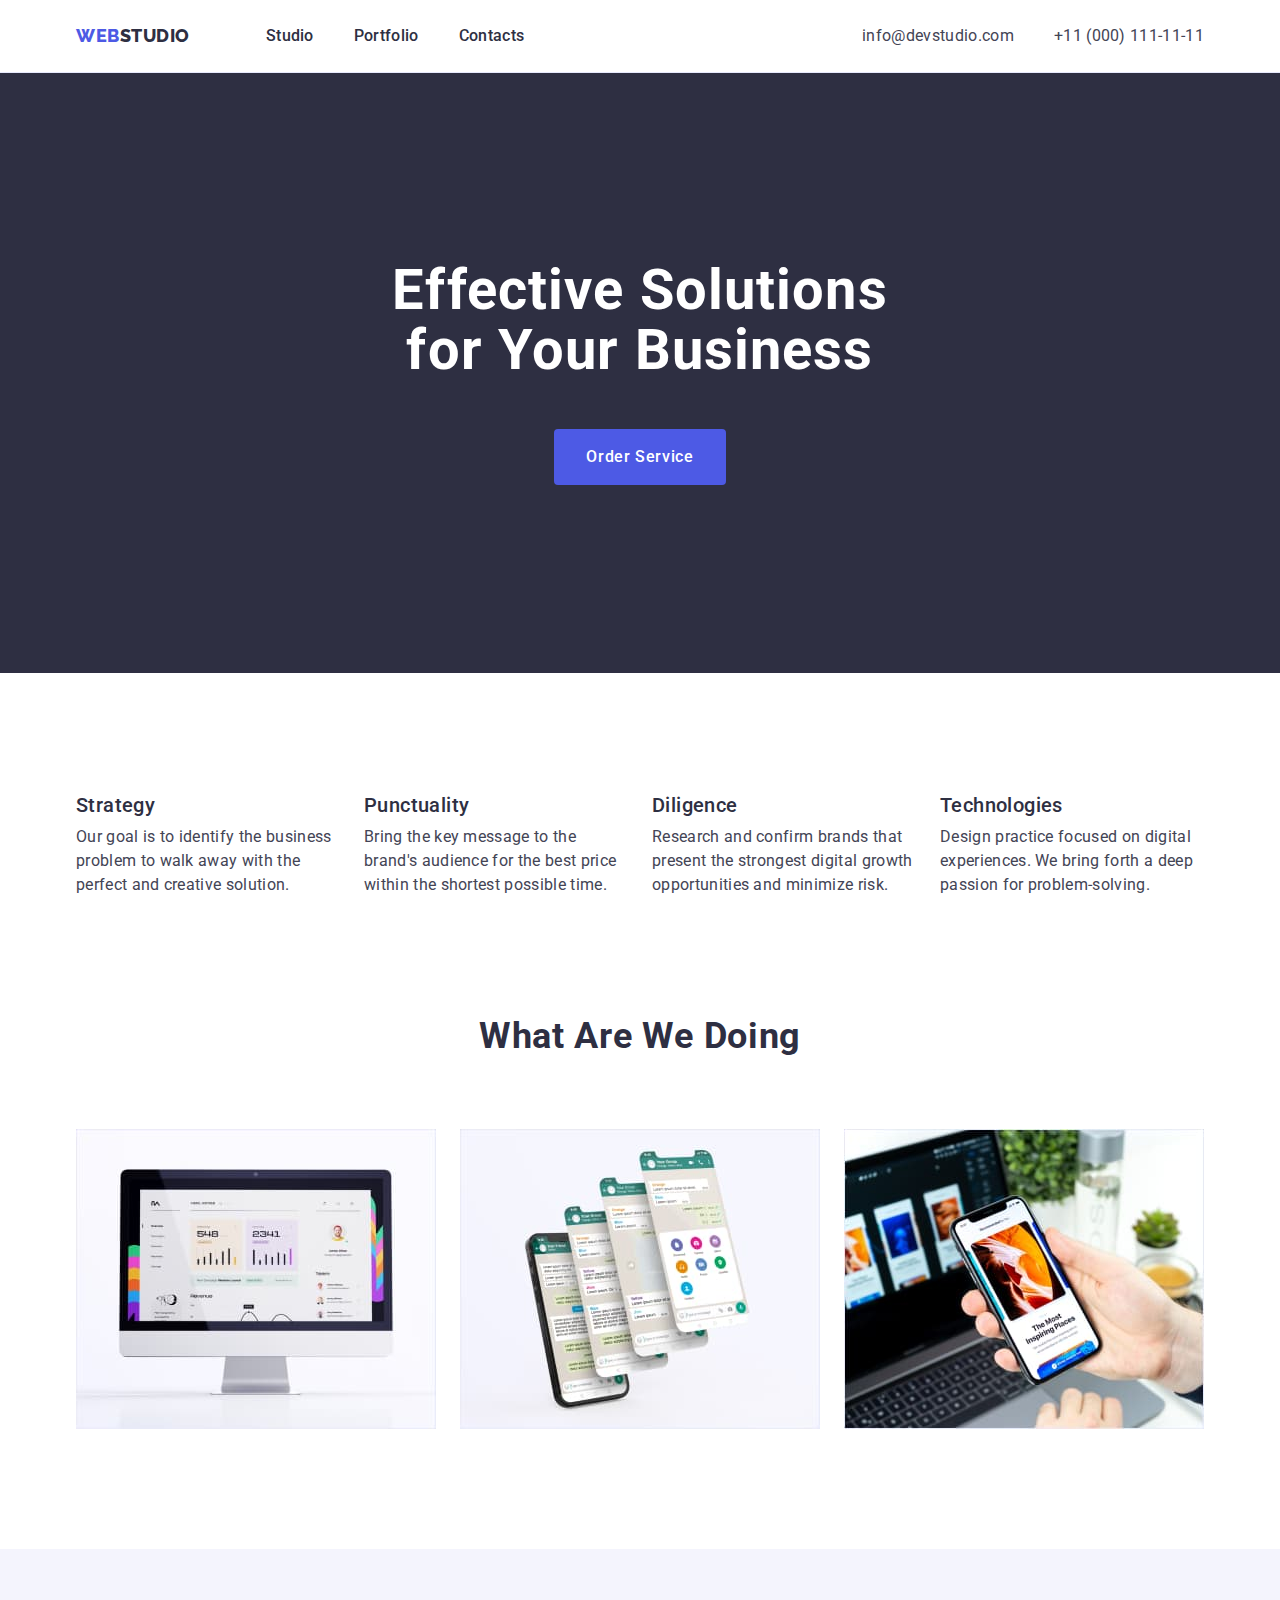
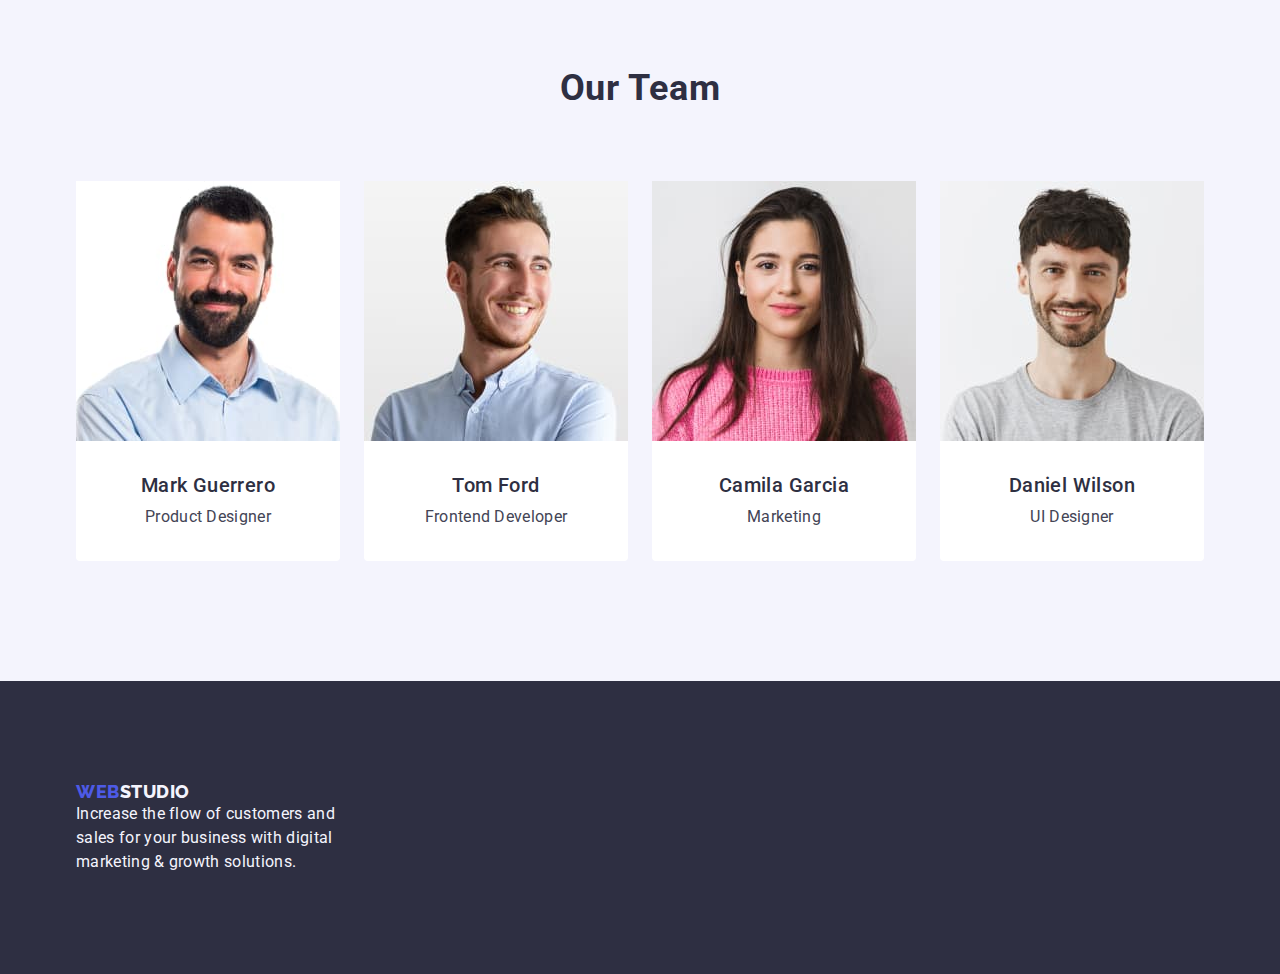
<file: index.html>
<!DOCTYPE html>
<html lang="en">
<head>
    <meta charset="UTF-8">
    <meta name="viewport" content="width=device-width, initial-scale=1.0">
    <link rel="stylesheet" href="https://cdn.jsdelivr.net/npm/modern-normalize@2.0.0/modern-normalize.min.css">
    <link rel="stylesheet" href="./css/styles.css">
    <link rel="preconnect" href="https://fonts.googleapis.com">
    <link rel="preconnect" href="https://fonts.gstatic.com" crossorigin>
    <link href="https://fonts.googleapis.com/css2?family=Raleway:wght@800&family=Roboto:wght@400;500;700&display=swap" rel="stylesheet">
    <title>WebStudio</title>
</head>

<body>

    <!-- Header -->

    <header class="header">
            <div class="container header-container">
                <!-- Top Line -->
                <nav class="nav-page">
                    <a href="./index.html" class="logo-web link">Web<span class="logo-studio link">Studio</span>
                    </a>
                    <ul class="list nav-list-item">
                        <li><a href="./index.html" target="_blank" class="body-medium-header link nav-link">Studio</a></li>
                        <li><a href="./portfolio.html" target="_blank" class="body-medium-header link nav-link">Portfolio</a></li>
                        <li><a href="" target="_blank" class="body-medium-header link nav-link">Contacts</a></li>
                    </ul>
                </nav>

                 <!-- Address -->
                <address class="address">     
                    <ul class="list address-contacts">
                        <li><a href="mailto:info@devstudio.com" target="_blank" class="address link">info@devstudio.com</a></li>
                        <li><a href="tel:+110001111111" target="_blank" class="address link">+11 (000) 111-11-11</a></li>
                    </ul>
                </address>

            </div>
   

    </header>

    <!-- Main  -->

    <main>

        <!-- Section 1 - Hero image -->

        <section class="hero-image">
            <div class="container hero">
                <h1 class="header-one">Effective Solutions for Your Business</h1>
                <button type="button" class="button-studio-text">Order Service</button>
            </div>
        </section>

        <!-- Section 2 - Preferences-->

        <section class="section">
            <div class="container">
                <h2 class="visually-hidden">Hidden section heading</h2>
                <ul class="list preferences">
                    <li class="preferences-item">
                        <h3 class="header-tree header-preferenses">Strategy</h3>
                        <p class="body preferenses-descr">
                            Our goal is to identify the business problem to walk away with the perfect and creative solution.
                        </p>
                    </li>
                    <li class="preferences-item"> 
                        <h3 class="header-tree header-preferenses">Punctuality</h3>
                        <p class="body preferenses-descr">
                            Bring the key message to the brand's audience for the best price within the shortest possible time.
                        </p>
                    </li>
                    <li class="preferences-item">
                        <h3 class="header-tree header-preferenses">Diligence</h3>
                        <p class="body preferenses-descr">
                            Research and confirm brands that present the strongest digital growth opportunities and minimize risk.
                        </p>
                    </li>
                    <li class="preferences-item">
                        <h3 class="header-tree header-preferenses">Technologies</h3>
                        <p class="body preferenses-descr">
                            Design practice focused on digital experiences. We bring forth a deep passion for problem-solving.
                        </p>
                    </li>
                </ul>
            </div>
        </section>

        <!-- Section 3 - What are we doing -->

        <section class="ach-section">
                <div class="container">
                    <h2 class="header-two achievement">What are we doing</h2>
                        <ul class="list studio-img">
                            <li class="ach-link"><a href=""><img src="./images/img-3.jpg" alt="Service_1" width="360"></a></li>
                            <li class="ach-link"><a href=""><img src="./images/img-2.jpg" alt="Service_2" width="360"></a></li>
                            <li class="ach-link"><a href=""><img src="./images/Rectangle-71.jpg" alt="Service_3" width="360"></a></li>
                        </ul>
                </div>
        </section>

        <!-- Section 4 - Our Team -->

        <section class="team-section">
                <div class="container">
                    <h2 class="header-two team-header">Our Team</h2>
                        <ul class="list cards">
                            <li class="team-member-card">
                                <img src="./images/our_team/mark_guerrero.jpg" alt="Product Designer" width="264">
                                <div class="card-name">
                                    <h3 class="header-tree team-member-header">Mark Guerrero</h3>
                                    <P class="body team-member-descr">Product Designer</P>
                                </div>
                            </li>
                            <li class="team-member-card">
                                <img src="./images/our_team/tom_ford.jpg" alt="Frontend Developer" width="264">
                                <div class="card-name">
                                    <h3 class="header-tree team-member-header">Tom Ford</h3>
                                    <p class="body team-member-descr">Frontend Developer</p>
                                </div>
                            </li>
                            <li class="team-member-card">
                                <img src="./images/our_team/camila_garcia.jpg" alt="Marketing" width="264">
                                <div class="card-name">
                                    <h3 class="header-tree team-member-header">Camila Garcia</h3>
                                    <p class="body team-member-descr">Marketing</p>
                                </div>
                            </li>
                            <li class="team-member-card">
                                <img src="./images/our_team/daniel_wilson.jpg" alt="UI Designer" width="264">
                                <div class="card-name">
                                    <h3 class="header-tree team-member-header">Daniel Wilson</h3>
                                    <p class="body team-member-descr">UI Designer</p>
                                </div>
                            </li>
                        </ul>
                </div>
        </section>
    </main>

<!-- Footer -->

    <footer class="ftr-page">
    <div class="container">
        <a href="./index.html" class="logo-web link">Web<span class="ftr-logo-studio link">Studio</span></a>
        <p class="ftr-page-text">Increase the flow of customers and sales for your business with digital marketing & growth solutions.</p>
    </div>
    </footer>
</body>
</html>
</file>
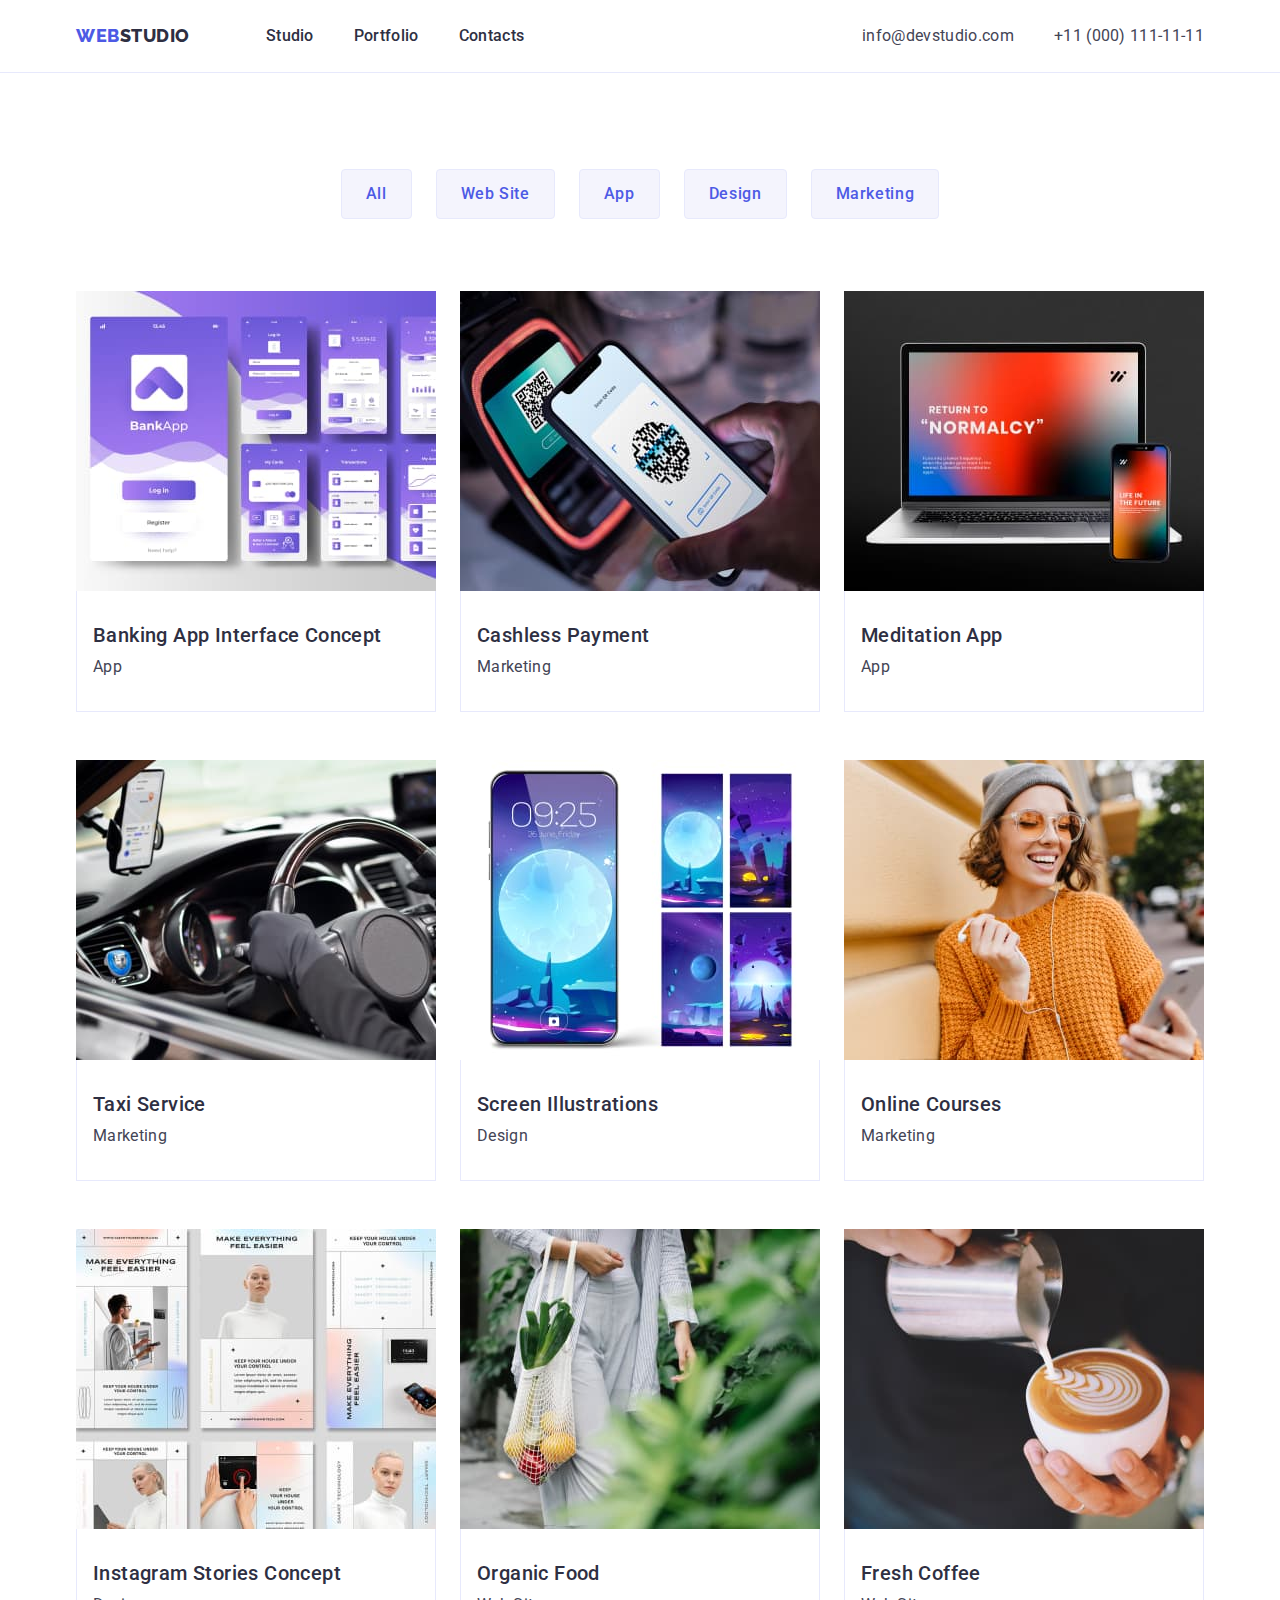
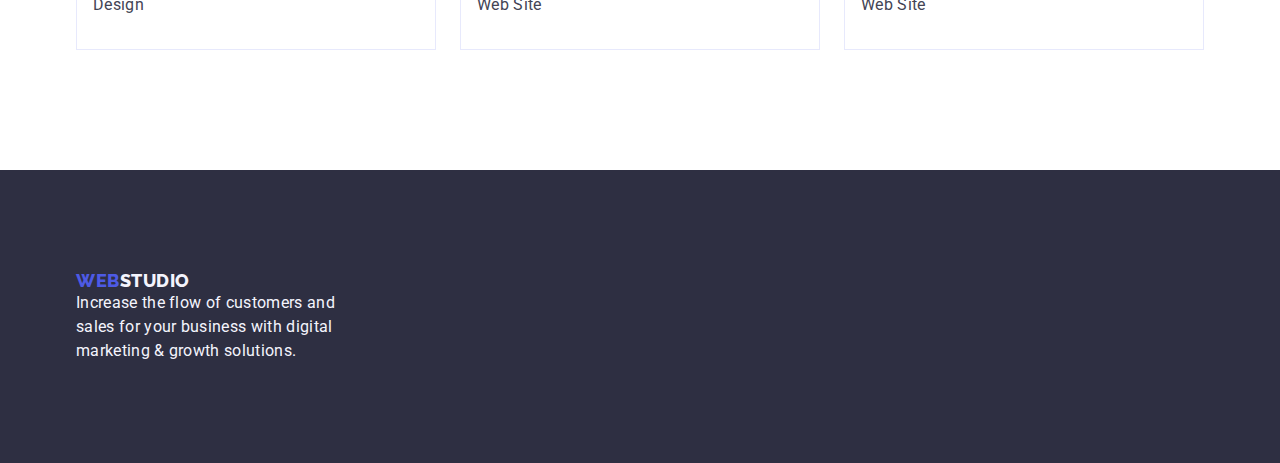
<file: portfolio.html>
<!DOCTYPE html>
<html lang="en">
<head>
    <meta charset="UTF-8">
    <meta name="viewport" content="width=device-width, initial-scale=1.0">
    <link rel="stylesheet" href="https://cdn.jsdelivr.net/npm/modern-normalize@2.0.0/modern-normalize.min.css">
    <link rel="stylesheet" href="./css/styles.css">
    <link rel="preconnect" href="https://fonts.googleapis.com">
    <link rel="preconnect" href="https://fonts.gstatic.com" crossorigin>
    <link href="https://fonts.googleapis.com/css2?family=Raleway:wght@800&family=Roboto:wght@400;500;700&display=swap" rel="stylesheet">
    <title>Portfolio</title>
</head>
<body>
    
    <header class="header">

        <!-- Top Page -->

        <div class="container header-container">
            <nav class="nav-page">
                <a href="./index.html" class="logo-web link">Web<span class="logo-studio link">Studio</span>
                </a>
                <ul class="list nav-list-item">
                    <li><a href="./index.html" target="_blank" class="body-medium-header link list-nav">Studio</a></li>
                    <li><a href="./portfolio.html" target="_blank" class="body-medium-header link list-nav">Portfolio</a></li>
                    <li><a href="" target="_blank" class="body-medium-header link list-nav">Contacts</a></li>
                </ul>
            </nav>

            <address class="address">     
                <ul class="list address-contacts">
                    <li><a href="mailto:info@devstudio.com" target="_blank" class="address link">info@devstudio.com</a></li>
                    <li><a href="tel:+110001111111" target="_blank" class="address link">+11 (000) 111-11-11</a></li>
                </ul>
            </address>

        </div>
        
    </header>
      
    <main>                 
        <section class="section-portfolio">
            
            <div class="container">           

                    <h1 class="visually-hidden">Hidden section Portfolio</h1> 

                    <ul class="list filters-container filters">
                        <li><button type="button" class="button-text">All</button></li>
                        <li><button type="button" class="button-text">Web Site</button></li>
                        <li><button type="button" class="button-text">App</button></li>
                        <li><button type="button" class="button-text">Design</button></li>
                        <li><button type="button" class="button-text">Marketing </button></li>
                    </ul>

                    <ul class="list portfolio-services">
                        <li class="portfolio-card">
                            <a href="#" target="_blank" class="link">
                                <img src="./images/banking_app.jpg" alt="App Windows" width="360">
                                <div class="card-container">
                                    <h2 class="header-tree portfolio-header">Banking App Interface Concept</h2>
                                    <p class="body portfolio-p">App</p>
                                </div>
                            </a>
                        </li>                
                        <li class="portfolio-card">
                            <a href="#" target="_blank" class="link">
                                <img src="./images/cashless_payment.jpg" alt="Transaction" width="360">
                                <div class="card-container">                                    
                                    <h2 class="header-tree portfolio-header">Cashless Payment</h2>
                                    <p class="body portfolio-p">Marketing</p>
                                </div>
                            </a>
                        </li>
                        <li class="portfolio-card">
                            <a href="#" target="_blank" class="link">
                                <img src="./images/meditation_app.jpg" alt="Сalming app" width="360">
                                <div class="card-container">                                    
                                    <h2 class="header-tree portfolio-header">Meditation App</h2>
                                    <p class="body portfolio-p">App</p>
                                </div>
                            </a>
                        </li>
                        <li class="portfolio-card">
                            <a href="#" target="_blank" class="link">
                                <img src="./images/taxi_service.jpg" alt="Car trips" width="360">
                                <div class="card-container">                                
                                    <h2 class="header-tree portfolio-header">Taxi Service</h2>
                                    <p class="body portfolio-p">Marketing</p>
                                </div>
                            </a>
                        </li>
                        <li class="portfolio-card">
                            <a href="#" target="_blank" class="link">
                                <img src="./images/screen_illustrations.jpg" alt="wallpaper for the phone screen" width="360">
                                <div class="card-container">                                    
                                    <h2 class="header-tree portfolio-header">Screen Illustrations</h2>
                                    <p class="body portfolio-p">Design</p>
                                </div>
                            </a>
                        </li>
                        <li class="portfolio-card">
                            <a href="#" target="_blank" class="link">
                                <img src="./images/onlyne_courses.jpg" alt="Girl With Phone" width="360">
                                <div class="card-container">                                    
                                    <h2 class="header-tree portfolio-header">Online Courses</h2>
                                    <p class="body portfolio-p">Marketing</p>
                                </div>
                            </a>
                        </li>
                        <li class="portfolio-card">
                            <a href="#" target="_blank" class="link">
                                <img src="./images/instagram_stories_concept.jpg" alt="Stylized stories" width="360">
                                <div class="card-container">
                                    <h2 class="header-tree portfolio-header">Instagram Stories Concept</h2>
                                    <p class="body portfolio-p">Design</p>
                                </div>
                            </a>
                        </li>
                        <li class="portfolio-card">
                            <a href="#" target="_blank" class="link">
                                <img src="./images/organic_food.jpg" alt="Vegetables in a bag" width="360">
                                <div class="card-container">
                                    <h2 class="header-tree portfolio-header">Organic Food</h2>
                                    <p class="body portfolio-p">Web Site</p>
                                </div>
                            </a>
                        </li>
                        <li class="portfolio-card">
                            <a href="#" target="_blank" class="link">
                                <img src="./images/fresh_coffee.jpg" alt="Creating a pattern on coffee" width="360">
                                <div class="card-container">
                                    <h2 class="header-tree portfolio-header">Fresh Coffee</h2>
                                    <p class="body portfolio-p">Web Site</p>
                                </div>
                            </a>
                        </li>
                    </ul>
                    
                </div>
            </section>
    </main>

    <!-- Footer -->
        <footer class="ftr-page">
        <div class="container">
            <a href="./index.html" class="logo-web link">Web<span class="ftr-logo-studio link">Studio</span></a>
            <p class="ftr-page-text">Increase the flow of customers and sales for your business with digital marketing & growth solutions.</p>
        </div>
        </footer>
</body>
</html>
</file>
<file: css/styles.css>
body {
    font-family: 'Roboto', sans-serif;
    color: #434455;
    background-color: #FFFFFF;
}

:root {
    --primary_brand: #4D5AE5;
    --pressed-state: #404BBF;
    --dark: #2E2F42;
    --success: #31D0AA;
    --text: #434455;
    --subtle-text: #8E8F99;
    --accent: #E7E9FC;
    --light: #F4F4FD;
    --modal-overlay: #2E2F42;
    --hero-background: #2E2F42;
    --white-background: #FFFFFF;
    --modal-background: #FCFCFC;
}

/* Сontainer */

.container {
    max-width: 1158px;
    margin: 0 auto;
    padding: 0 15px;

    /* Delete after verst */
    /* outline: 2px solid tomato;
    outline-offset: -2px; */
}

/* Section Preferenses */
.section {
    padding-top: 120px;
    padding-bottom: 120px;
}

/* Layout settings (headings, colors) */

/* Top Page */

.header {
    border-bottom: 1px solid var(--accent)
}

.header-container {
    padding: 0;
    display: flex;
    align-items: center;
    justify-content: space-between;
    padding: 0 15px;    
}

.nav-page {
    background: var(--white-background);
    display: flex;
    align-items: center;
}

.nav-list-item {
    display: flex;
    align-items: center;
    gap: 40px;
    padding: 24px 0;
}

.nav-link {
    padding: 24px 0; 
}

/* Reset */

.link {
    text-decoration: none;
    font-style: normal;
    margin: 0;
}

img {
    display: block;
}

.list {
    list-style: none;
    margin: 0;
    padding: 0;
}

h1,h2,h3,h4,h5,h6 p {
    margin: 0;
    padding: 0;
}

*,
*::before,
*::after {
    box-sizing: border-box;
}

/* Hidden preferenses */
.visually-hidden {
    position: absolute;
    width: 1px;
    height: 1px;
    margin: -1px;
    border: 0;
    padding: 0;
    white-space: nowrap;
    clip-path: inset(100%);
    clip: rect(0 0 0 0);
    overflow: hidden;
  }

/* Header */

/* Logo */

.logo-web {
    color: var(--primary_brand);
    font-size: 18px;
    text-transform: uppercase;
    font-family: 'Raleway', sans-serif;
    font-weight: 800;
    line-height: 1.17;
    letter-spacing: 0.03em;
    
    margin-right: 76px;
    display: inline-block;
}

.logo-studio {
    font-family: 'Raleway', sans-serif;
    color: var(--dark);
    font-size: 18px;
    font-weight: 800;
    line-height: 1.1666;
    letter-spacing: 0.54px;
    text-transform: uppercase;
}

/* Address */
.address {
    color: var(--text);
    font-size: 16px;
    font-style: normal;
    font-weight: 400;
    line-height: 24px;
    letter-spacing: 0.02em; 
}

.address-contacts {
    display: flex;
    align-items: center;
    gap: 40px;
}

.address:hover,
.address:focus {
    color: var(--pressed-state);
}


.hero-image {
    background-color: var(--dark);
    padding-top: 188px;
    padding-bottom: 188px;
}

/* Team */

.team-header {
    margin-bottom: 72px;
}

.cards {
    display: flex;
    justify-content: space-between;
    gap: 24px;
}

.card-name {
    gap: 8px;
    padding: 32px 0;
}
.team-section {
    background-color: var(--light);
    padding-top: 120px;
    padding-bottom: 120px;
}

.team-member-card {
    background-color: var(--white-background);

    border-radius: 0px 0px 4px 4px;
    width: calc((100% - 72px) / 4);
}

.team-member-header {
    text-align: center;
    margin-bottom: 8px;
}

.team-member-descr {
    text-align: center;
    margin: 0;
}

/* Header 1 */

.header-one {
    color: var(--white-background);
    text-align: center;
    font-size: 56px;
    font-weight: 700;
    line-height: 1.07em;
    letter-spacing: 0.02em;
    max-width: 496px;
    justify-content: center;
    margin: 0 auto;
}

/* Header 2 */
.header-two {
    color: var(--dark);
    text-align: center;
    font-size: 36px;
    font-weight: 700;
    line-height: 1.11em;
    letter-spacing: 0.02em;
    text-transform: capitalize;
}

.preferences {
    display: flex;
    justify-content: space-between;
    gap: 24px;
}

.preferences-item {
    width: calc((100% - 72px) / 4);
}

.ach-section {
    padding-bottom: 120px;
}

.achievement {
    margin-bottom: 72px;
}

.ach-link {
    display: block;
    width: calc((100% - 48px) / 3);
}

/* Header 3 */
.header-tree {
    color: var(--dark);
    font-size: 20px;
    font-weight: 500;
    line-height: 1.2em;
    letter-spacing: 0.02em;
}

.header-preferenses {
    margin-bottom: 8px;
}

/* Body */
.body {
    color: var(--slate, #434455);
    font-size: 16px;
    font-weight: 400;
    line-height: 1.5em;
    letter-spacing: 0.02em;
}

.preferenses-descr {
    margin: 0;
}

.studio-img {
    display: flex;
    justify-content: space-between;
    gap: 24px;
}

/* Small text */
/* .small {
    
} */

/* Body Medium */
.body-medium {
    color: var(--text);
    text-align: center;
    font-size: 16px;
    font-weight: 500;
    line-height: 24px;
    letter-spacing: 0.02em;
}

.body-medium-header {
    color: var(--dark);
    text-align: center;
    font-size: 16px;
    font-weight: 500;
    line-height: 24px;
    letter-spacing: 0.02em;

    display: block;
}

.address {
    font-style: normal;
}

.body-medium-header:hover, 
.body-medium-header:focus {
    color:var(--pressed-state);
}

/* Button Text Studio*/

.button-studio-text {
    font-family: 'Roboto', sans-serif;
    color: var(--white-background);
    background-color: var(--primary_brand);
    font-size: 16px;
    font-weight: 500;
    line-height: 24px;
    letter-spacing: 0.04em;
    cursor: pointer;

    display: block;
    justify-content: center;
    padding: 16px 32px;
    margin: 0 auto;
    margin-top: 48px;
    border-radius: 4px;
    /* border-style: none;
    border-radius: 4px; */
    border-bottom-color: var(--primary_brand);
    min-width: 169px;
    border: none;
}

.button-studio-text:hover,
.button-studio-text:focus {
    font-family: 'Roboto', sans-serif;
    background-color: var(--pressed-state);
    color: var(--white-background);
    font-size: 16px;
    font-weight: 500;
    line-height: 24px;
    letter-spacing: 0.04em;
    cursor: pointer;
}

/* Footer */

.ftr-page {
    background: var(--dark);
    padding-top: 100px;
    padding-bottom: 100px;
}

.ftr-page-text {
    color: var(--light);
    font-size: 16px;
    font-weight: 400;
    line-height: 24px;
    letter-spacing: 0.02em;

    width: 264px;
    margin: 0;
}

.ftr-logo-studio {
    color: var(--light);
    font-family: 'Raleway', sans-serif;
    font-size: 18px;
    font-weight: 800;
    line-height: 1.1666;
    letter-spacing: 0.54px;
    text-transform: uppercase; 
}

.logo-web-frt {
    color: var(--primary_brand);
    font-size: 18px;
    text-transform: uppercase;
    font-family: 'Raleway', sans-serif;
    font-weight: 800;
    line-height: 1.17;
    letter-spacing: 0.03em;
    margin-bottom: 16px;
    display: inline-block;
}

/* Portfolio */

.list-nav {
    padding: 24px 0;
}

.section-portfolio {
    padding: 96px 0 120px 0;
}

.filters-container {
    padding: 0 0;
    justify-content: center;
    margin-bottom: 72px;
}

.filters {
    display: flex;
    justify-content: center;
    gap: 24px;
}

/* Button text Portfolio */

.button-text {
    font-family: 'Roboto', sans-serif;
    color: var(--primary_brand);
    background-color: var(--light);
    font-size: 16px;
    font-weight: 500;
    line-height: 24px;
    letter-spacing: 0.04em;
    cursor: pointer;

    display: flex;
    justify-content: center;
    padding: 12px 24px;
    margin: 0 auto;     
    border: 1px solid var(--accent);
    border-radius: 4px;
}

.button-text:hover,
.button-text:focus {
    font-family: 'Roboto', sans-serif;
    background-color: var(--pressed-state);
    color: var(--white-background);
    font-size: 16px;
    font-weight: 500;
    line-height: 24px;
    letter-spacing: 0.04em;
    cursor: pointer;

    border: 1px solid transparent;
}

.portfolio-services {
    display: flex;
    flex-wrap: wrap;
    justify-content: space-between;
    padding-left: 0;
    padding-right: 0;
    column-gap: 24px;
    row-gap: 48px;
}

.portfolio-header {
    /* text-align: left; */
    margin-bottom: 8px;
}

.portfolio-p {
    margin: 0;
}

.portfolio-card {
    width: calc((100% - 48px) / 3);
}

.card-container {
    padding: 32px 16px;
    border: 1px solid var(--accent);
    border-top: none; 
}
</file>
